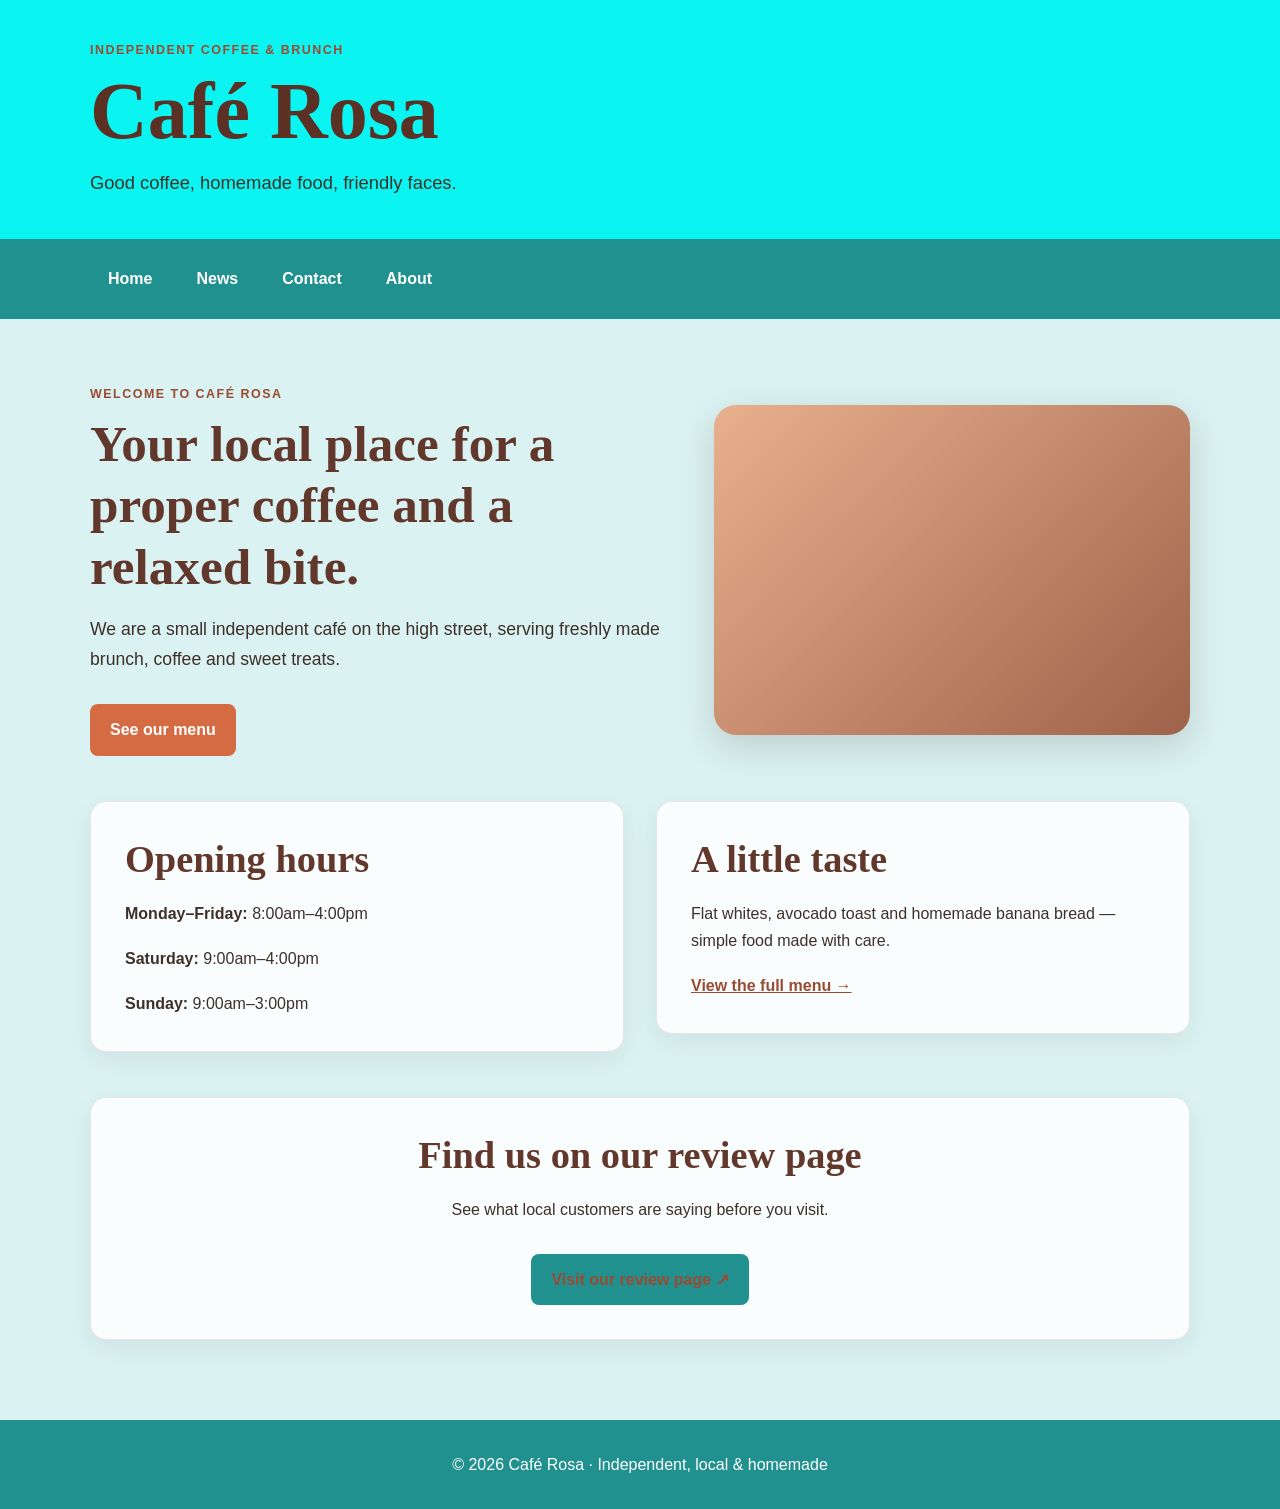
<file: index.html>
<!DOCTYPE html>
<html lang="en">
<head>
  <meta charset="UTF-8">
  <meta name="viewport" content="width=device-width, initial-scale=1.0">
  <meta name="description" content="Café Rosa - friendly independent coffee and brunch in your local high street.">
  <title>Café Rosa | Coffee & Brunch</title>
  <link rel="stylesheet" href="css/style.css">
</head>
<body>
  <header>
    <div class="header-inner">
      <p class="eyebrow">Independent coffee & brunch</p>
      <h1>Café Rosa</h1>
      <p class="tagline">Good coffee, homemade food, friendly faces.</p>
    </div>
  </header>

  <nav aria-label="Main navigation">
    <div class="nav-inner">
      <a href="index.html">Home</a>
      <a href="menu.html">News</a>
      <a href="contact.html">Contact</a>
      <a href="about.html">About</a>
    </div>
  </nav>

  <main>
    <section class="hero">
      <div>
        <p class="eyebrow">Welcome to Café Rosa</p>
        <h2>Your local place for a proper coffee and a relaxed bite.</h2>
        <p>We are a small independent café on the high street, serving freshly made brunch, coffee and sweet treats.</p>
        <a class="button" href="menu.html">See our menu</a>
      </div>
      <div class="cafe-photo" role="img" aria-label="Warm café table with coffee and homemade food"></div>
    </section>

    <section class="info-grid">
      <article class="card">
        <h2>Opening hours</h2>
        <p><strong>Monday–Friday:</strong> 8:00am–4:00pm</p>
        <p><strong>Saturday:</strong> 9:00am–4:00pm</p>
        <p><strong>Sunday:</strong> 9:00am–3:00pm</p>
      </article>
      <article class="card">
        <h2>A little taste</h2>
        <p>Flat whites, avocado toast and homemade banana bread — simple food made with care.</p>
        <a href="menu.html">View the full menu →</a>
      </article>
    </section>

    <section class="review card">
      <h2>Find us on our review page</h2>
      <p>See what local customers are saying before you visit.</p>
      <a class="button secondary" href="https://www.tripadvisor.co.uk/" target="_blank" rel="noopener noreferrer">Visit our review page ↗</a>
    </section>
  </main>

  <footer>
    <p>&copy; 2026 Café Rosa · Independent, local & homemade</p>
  </footer>
</body>
</html>
</file>
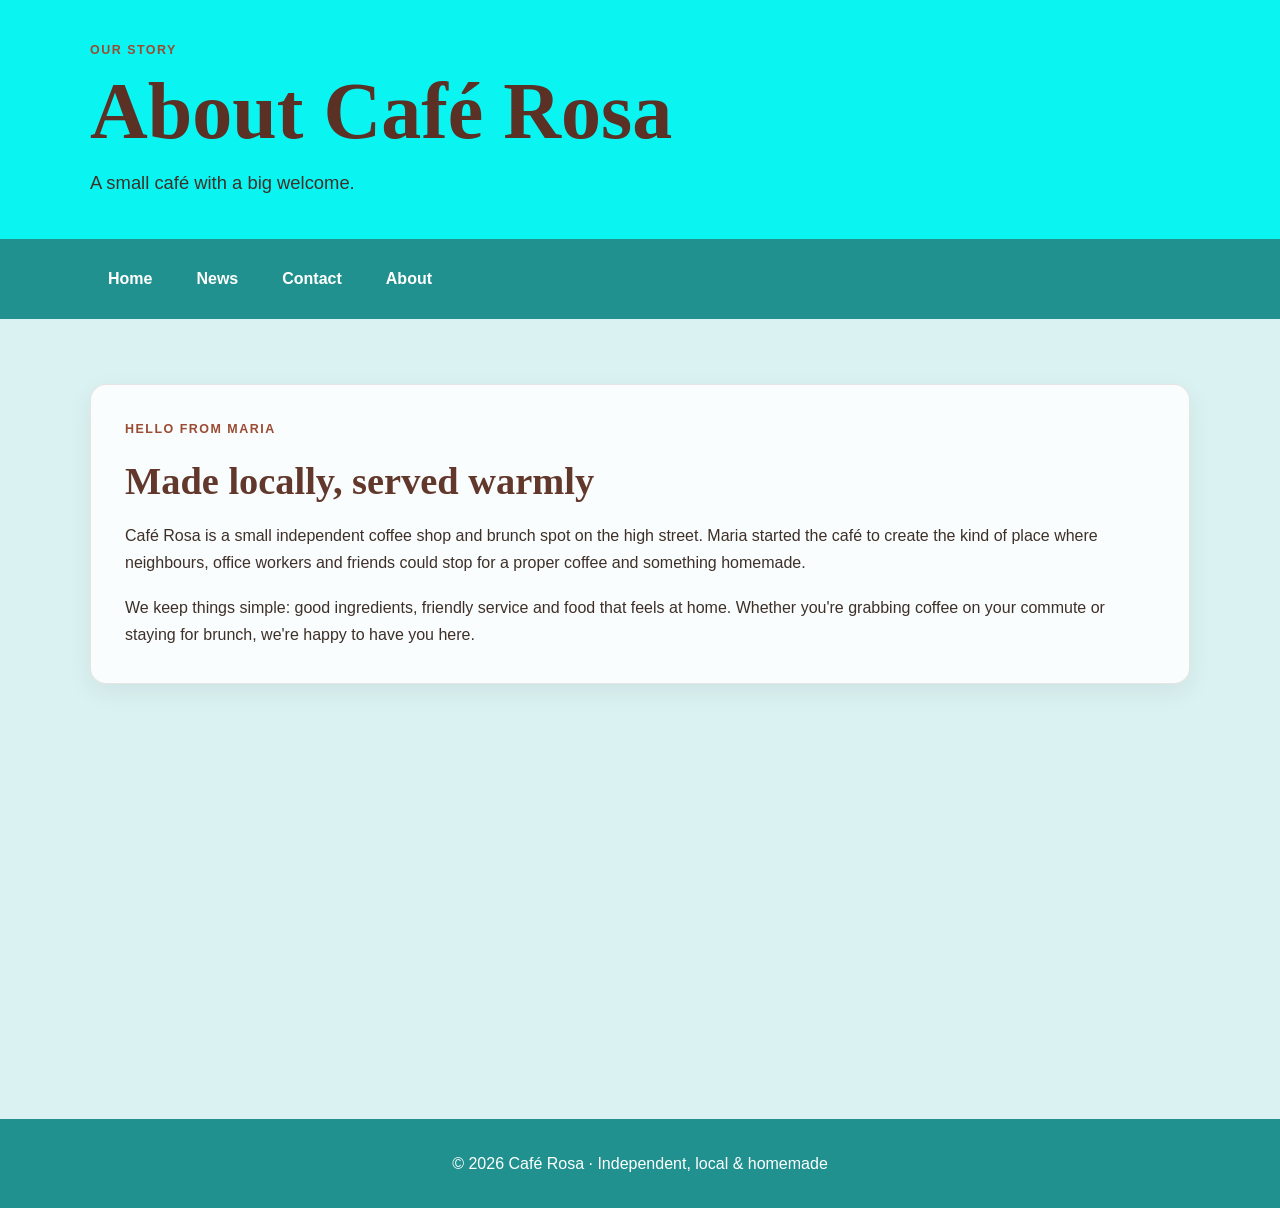
<file: about.html>
<!DOCTYPE html>
<html lang="en">
<head>
<meta charset="UTF-8">
<meta name="viewport" content="width=device-width, initial-scale=1.0">
<title>About | Café Rosa</title>
<link rel="stylesheet" href="css/style.css">
</head>
<body>
<header><div class="header-inner"><p class="eyebrow">Our story</p><h1>About Café Rosa</h1><p class="tagline">A small café with a big welcome.</p></div></header>
<nav aria-label="Main navigation"><div class="nav-inner"><a href="index.html">Home</a><a href="menu.html">News</a><a href="contact.html">Contact</a><a href="about.html">About</a></div></nav>
<main>
<section class="card">
<p class="eyebrow">Hello from Maria</p>
<h2>Made locally, served warmly</h2>
<p>Café Rosa is a small independent coffee shop and brunch spot on the high street. Maria started the café to create the kind of place where neighbours, office workers and friends could stop for a proper coffee and something homemade.</p>
<p>We keep things simple: good ingredients, friendly service and food that feels at home. Whether you're grabbing coffee on your commute or staying for brunch, we're happy to have you here.</p>
</section>
</main>
<footer><p>&copy; 2026 Café Rosa · Independent, local &amp; homemade</p></footer>
</body>
</html>
</file>
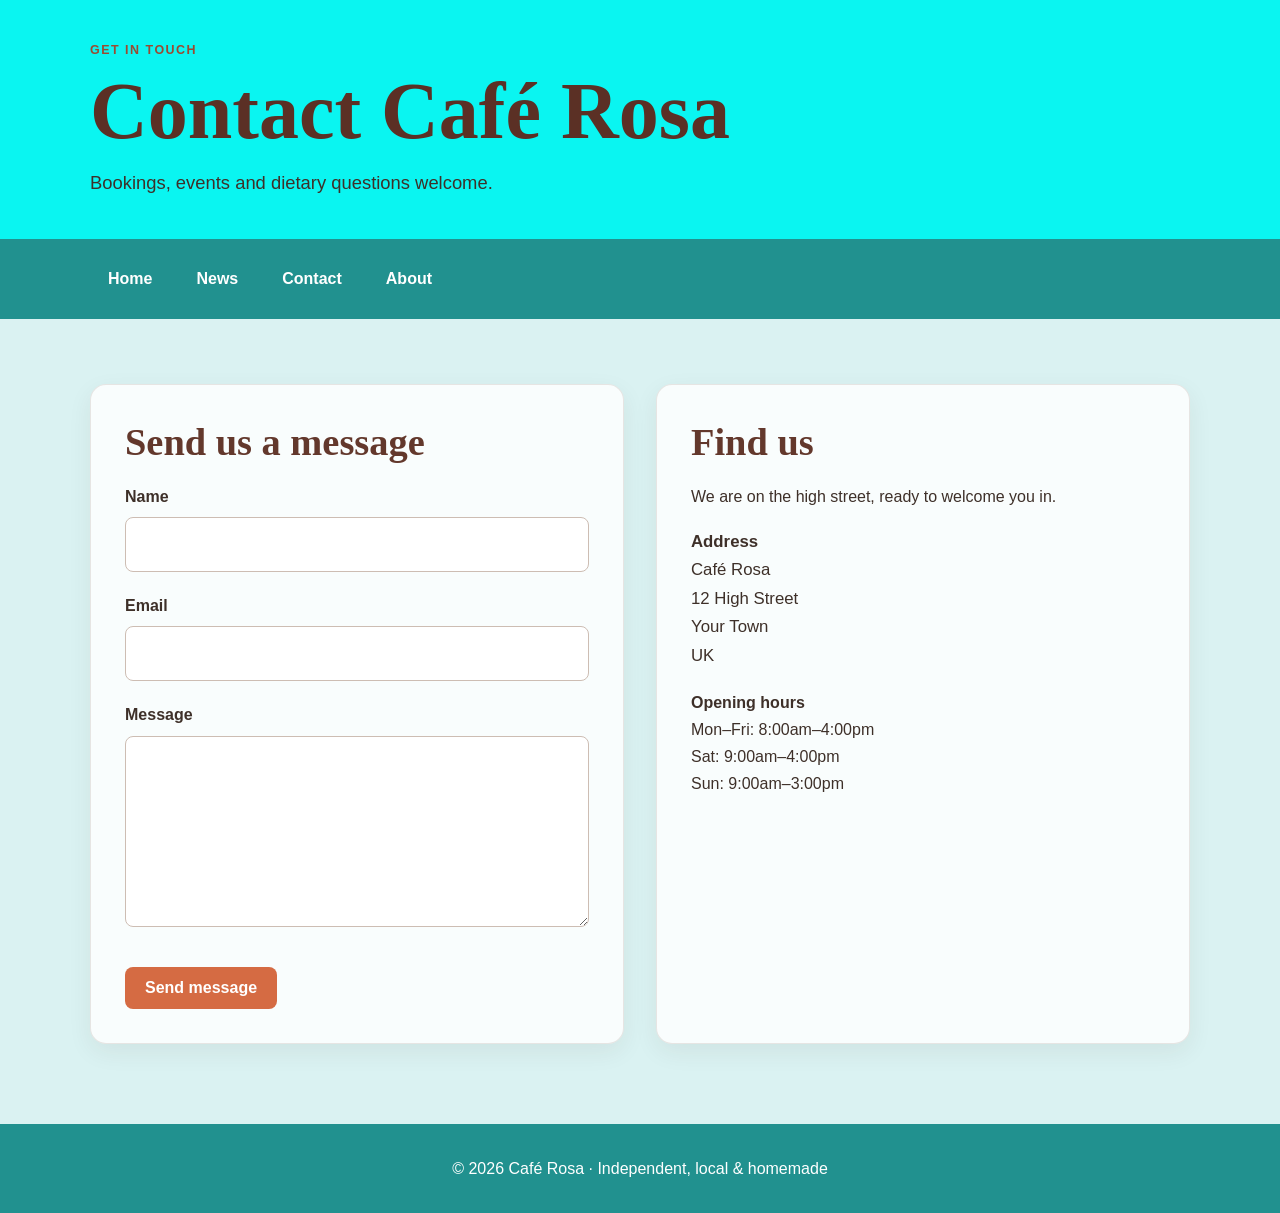
<file: contact.html>
<!DOCTYPE html>
<html lang="en">
<head>
<meta charset="UTF-8">
<meta name="viewport" content="width=device-width, initial-scale=1.0">
<title>Contact | Café Rosa</title>
<link rel="stylesheet" href="css/style.css">
</head>
<body>
<header><div class="header-inner"><p class="eyebrow">Get in touch</p><h1>Contact Café Rosa</h1><p class="tagline">Bookings, events and dietary questions welcome.</p></div></header>
<nav aria-label="Main navigation"><div class="nav-inner"><a href="index.html">Home</a><a href="menu.html">News</a><a href="contact.html">Contact</a><a href="about.html">About</a></div></nav>
<main>
<section class="info-grid contact-grid">
<article class="card contact-card">
<h2>Send us a message</h2>
<form class="contact-form" action="#" method="post">
<p><label for="name">Name</label><br><input id="name" name="name" type="text" required></p>
<p><label for="email">Email</label><br><input id="email" name="email" type="email" required></p>
<p><label for="message">Message</label><br><textarea id="message" name="message" rows="6" required></textarea></p>
<button class="button" type="submit">Send message</button>
</form>
</article>
<article class="card contact-card">
<h2>Find us</h2>
<p>We are on the high street, ready to welcome you in.</p>
<p class="address-block"><strong>Address</strong><br>Café Rosa<br>12 High Street<br>Your Town<br>UK</p>
<p class="hours"><strong>Opening hours</strong><br>Mon–Fri: 8:00am–4:00pm<br>Sat: 9:00am–4:00pm<br>Sun: 9:00am–3:00pm</p>
</article>
</section>
</main>
<footer><p>&copy; 2026 Café Rosa · Independent, local &amp; homemade</p></footer>
</body>
</html>
</file>
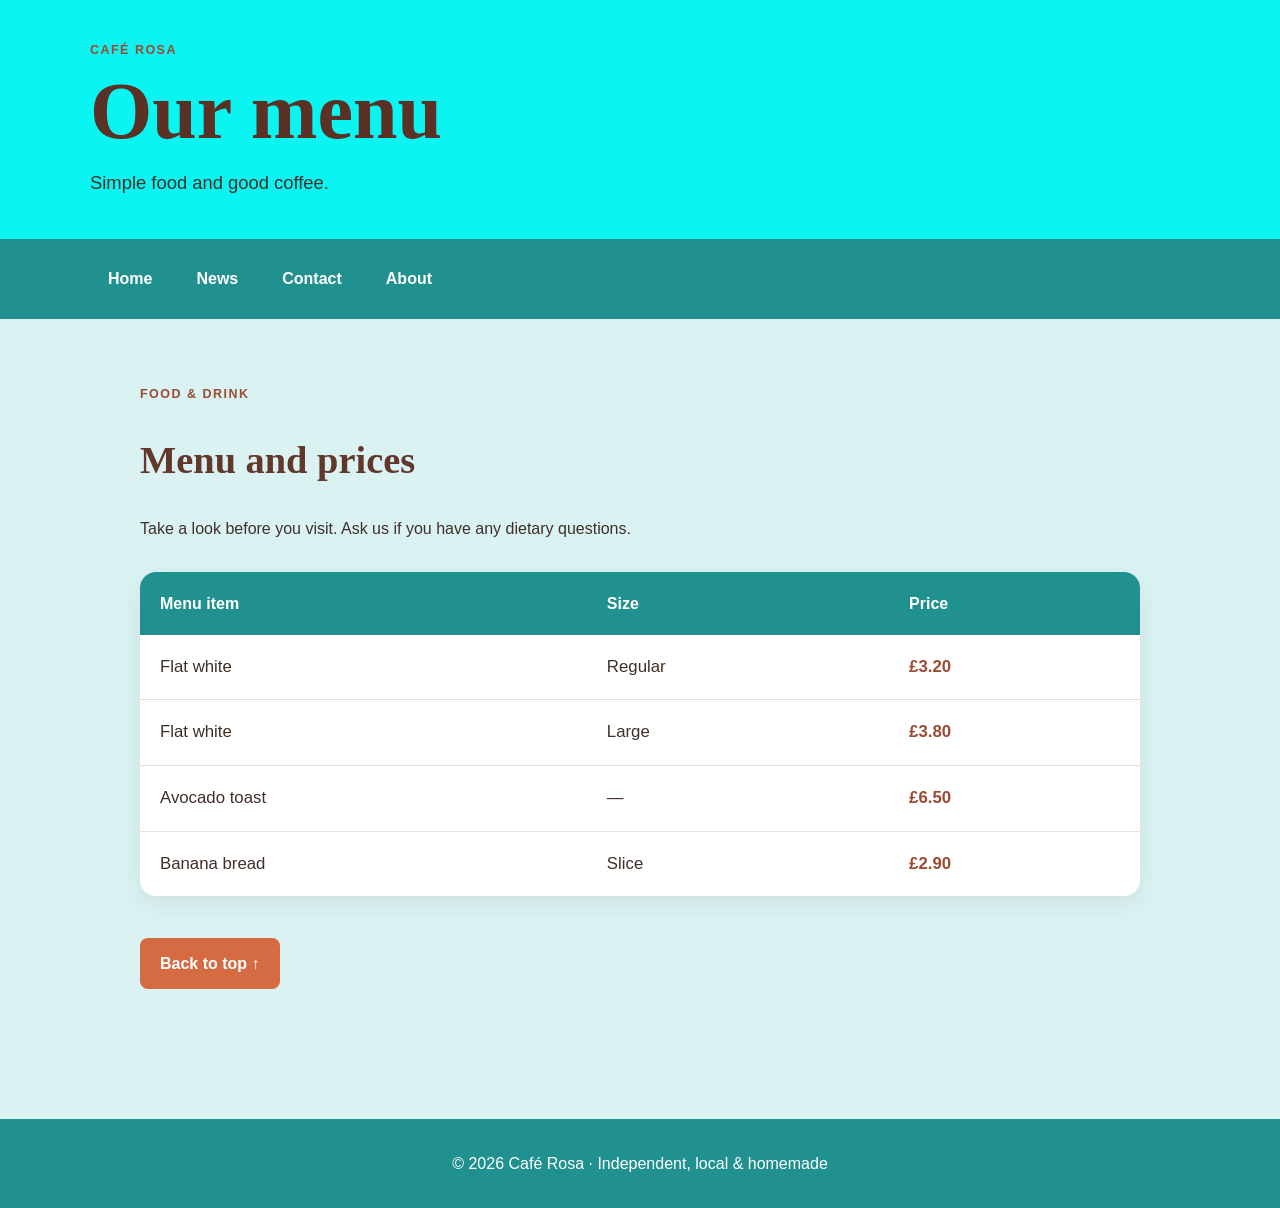
<file: menu.html>
<!DOCTYPE html>
<html lang="en">
<head>
<meta charset="UTF-8">
<meta name="viewport" content="width=device-width, initial-scale=1.0">
<title>Menu | Café Rosa</title>
<link rel="stylesheet" href="css/style.css">
</head>
<body>
<header><div class="header-inner"><p class="eyebrow">Café Rosa</p><h1>Our menu</h1><p class="tagline">Simple food and good coffee.</p></div></header>
<nav aria-label="Main navigation"><div class="nav-inner"><a href="index.html">Home</a><a href="menu.html">News</a><a href="contact.html">Contact</a><a href="about.html">About</a></div></nav>
<main id="top">
<section class="menu-section">
<p class="eyebrow">Food &amp; drink</p>
<h2>Menu and prices</h2>
<p class="menu-intro">Take a look before you visit. Ask us if you have any dietary questions.</p>
<div class="menu-table-wrap">
<table class="menu-table">
<thead><tr><th scope="col">Menu item</th><th scope="col">Size</th><th scope="col">Price</th></tr></thead>
<tbody>
<tr><td>Flat white</td><td>Regular</td><td class="price">£3.20</td></tr>
<tr><td>Flat white</td><td>Large</td><td class="price">£3.80</td></tr>
<tr><td>Avocado toast</td><td>—</td><td class="price">£6.50</td></tr>
<tr><td>Banana bread</td><td>Slice</td><td class="price">£2.90</td></tr>
</tbody>
</table>
</div>
<p class="back-top"><a class="button" href="#top">Back to top ↑</a></p>
</section>
</main>
<footer><p>&copy; 2026 Café Rosa · Independent, local &amp; homemade</p></footer>
</body>
</html>
</file>
<file: css/style.css>
/* Café Rosa - simple, warm stylesheet */
* { box-sizing: border-box; }
html { scroll-behavior: smooth; }
body { margin: 0; font-family: Arial, Helvetica, sans-serif; color: #3e3029; background: #f8f0e7; line-height: 1.7; }
header { width: 100%; min-height: 200px; background-color: #0af5f1; display: flex; align-items: center; }
.header-inner { width: min(1100px, 92%); margin: 0 auto; padding: 40px 0; }
h1 { margin: 0; font-family: Georgia, serif; font-size: clamp(2.7rem, 7vw, 5rem); line-height: 1.05; color: #5b3025; }
.tagline { margin: 14px 0 0; font-size: 1.15rem; }
.eyebrow { margin: 0 0 8px; text-transform: uppercase; letter-spacing: .12em; font-size: .78rem; font-weight: 700; color: #9a4b32; }
nav { width: 100%; min-height: 80px; background-color: #21918f; display: flex; align-items: center; }
.nav-inner { width: min(1100px, 92%); margin: 0 auto; display: flex; flex-wrap: wrap; gap: 8px; }
nav a { color: #fff; text-decoration: none; padding: 12px 18px; border-radius: 8px; font-weight: 700; transition: background-color .2s ease, color .2s ease; }
nav a:hover, nav a:focus-visible { background: #f3b18e; color: #3e3029; outline: none; }
main { width: 100%; min-height: 800px; background-color: #daf2f2; padding: 65px 0 80px; }
main > section { width: min(1100px, 92%); margin: 0 auto 45px; }
main > section:last-child { margin-bottom: 0; }
.hero { display: grid; grid-template-columns: 1.1fr .9fr; gap: 42px; align-items: center; }
h2 { font-family: Georgia, serif; color: #63382c; line-height: 1.2; font-size: clamp(1.8rem, 3vw, 2.6rem); }
.hero h2 { font-size: clamp(2rem, 4vw, 3.4rem); margin: 0 0 18px; }
.hero p:not(.eyebrow) { font-size: 1.1rem; max-width: 650px; }
.cafe-photo { min-height: 330px; border-radius: 22px; background: linear-gradient(135deg, #e9b08e, #9d634a); box-shadow: 0 12px 35px rgba(65, 45, 35, .18); transition: filter .25s ease, transform .25s ease; }
.cafe-photo:hover { filter: brightness(1.08); transform: translateY(-3px); }
.button { display: inline-block; margin-top: 12px; padding: 12px 20px; background: #d56b43; color: #fff; text-decoration: none; border: 0; border-radius: 8px; font-weight: 700; cursor: pointer; font-size: 1rem; }
.button:hover, .button:focus-visible { background: #a94d2d; }
.button.secondary { background: #21918f; }
.info-grid { display: grid; grid-template-columns: repeat(2, minmax(0, 1fr)); gap: 32px; align-items: start; }
.card { background: rgba(255,255,255,.82); border: 1px solid rgba(99,56,44,.12); border-radius: 16px; padding: 34px; box-shadow: 0 8px 24px rgba(65,45,35,.07); }
.card h2 { margin: 0 0 18px; }
.card p { margin: 0 0 18px; }
.card p:last-child { margin-bottom: 0; }
.card a { color: #9a4b32; font-weight: 700; }
.review { text-align: center; }
.menu-section { width: min(1000px, 92%); }
.menu-intro { max-width: 720px; margin-bottom: 30px; }
.menu-table-wrap { overflow-x: auto; background: #fff; border-radius: 16px; box-shadow: 0 8px 24px rgba(65,45,35,.08); }
.menu-table { width: 100%; border-collapse: collapse; min-width: 560px; }
.menu-table th { padding: 18px 20px; text-align: left; background: #21918f; color: #fff; font-size: 1rem; }
.menu-table td { padding: 18px 20px; border-bottom: 1px solid #eadfd6; font-size: 1.05rem; }
.menu-table tbody tr:last-child td { border-bottom: 0; }
.menu-table tbody tr:hover { background: #fff7f1; }
.price { font-weight: 700; color: #9a4b32; white-space: nowrap; }
.back-top { margin-top: 30px; }
.contact-grid { align-items: stretch; }
.contact-card { height: 100%; }
.contact-form p { margin-bottom: 20px; }
.contact-form label { display: inline-block; margin-bottom: 7px; font-weight: 700; }
.contact-form input, .contact-form textarea { width: 100%; padding: 13px 14px; border: 1px solid #cdbdb3; border-radius: 8px; background: #fff; color: #3e3029; font: inherit; }
.contact-form input:focus, .contact-form textarea:focus { outline: 3px solid rgba(213,107,67,.25); border-color: #d56b43; }
.contact-form textarea { min-height: 150px; resize: vertical; }
.address-block { font-size: 1.05rem; }
.hours { margin-top: 28px; }
footer { width: 100%; min-height: 80px; background-color: #21918f; color: #fff; display: flex; align-items: center; justify-content: center; text-align: center; padding: 15px; }
@media (max-width: 720px) { header { min-height: 200px; } .header-inner { padding: 32px 0; } nav { min-height: 80px; } .nav-inner { justify-content: center; padding: 10px 0; } nav a { padding: 10px 13px; } main { padding: 45px 0 60px; } .hero, .info-grid { grid-template-columns: 1fr; } .cafe-photo { min-height: 240px; } .card { padding: 25px; } .menu-table th, .menu-table td { padding: 14px; } }
</file>
